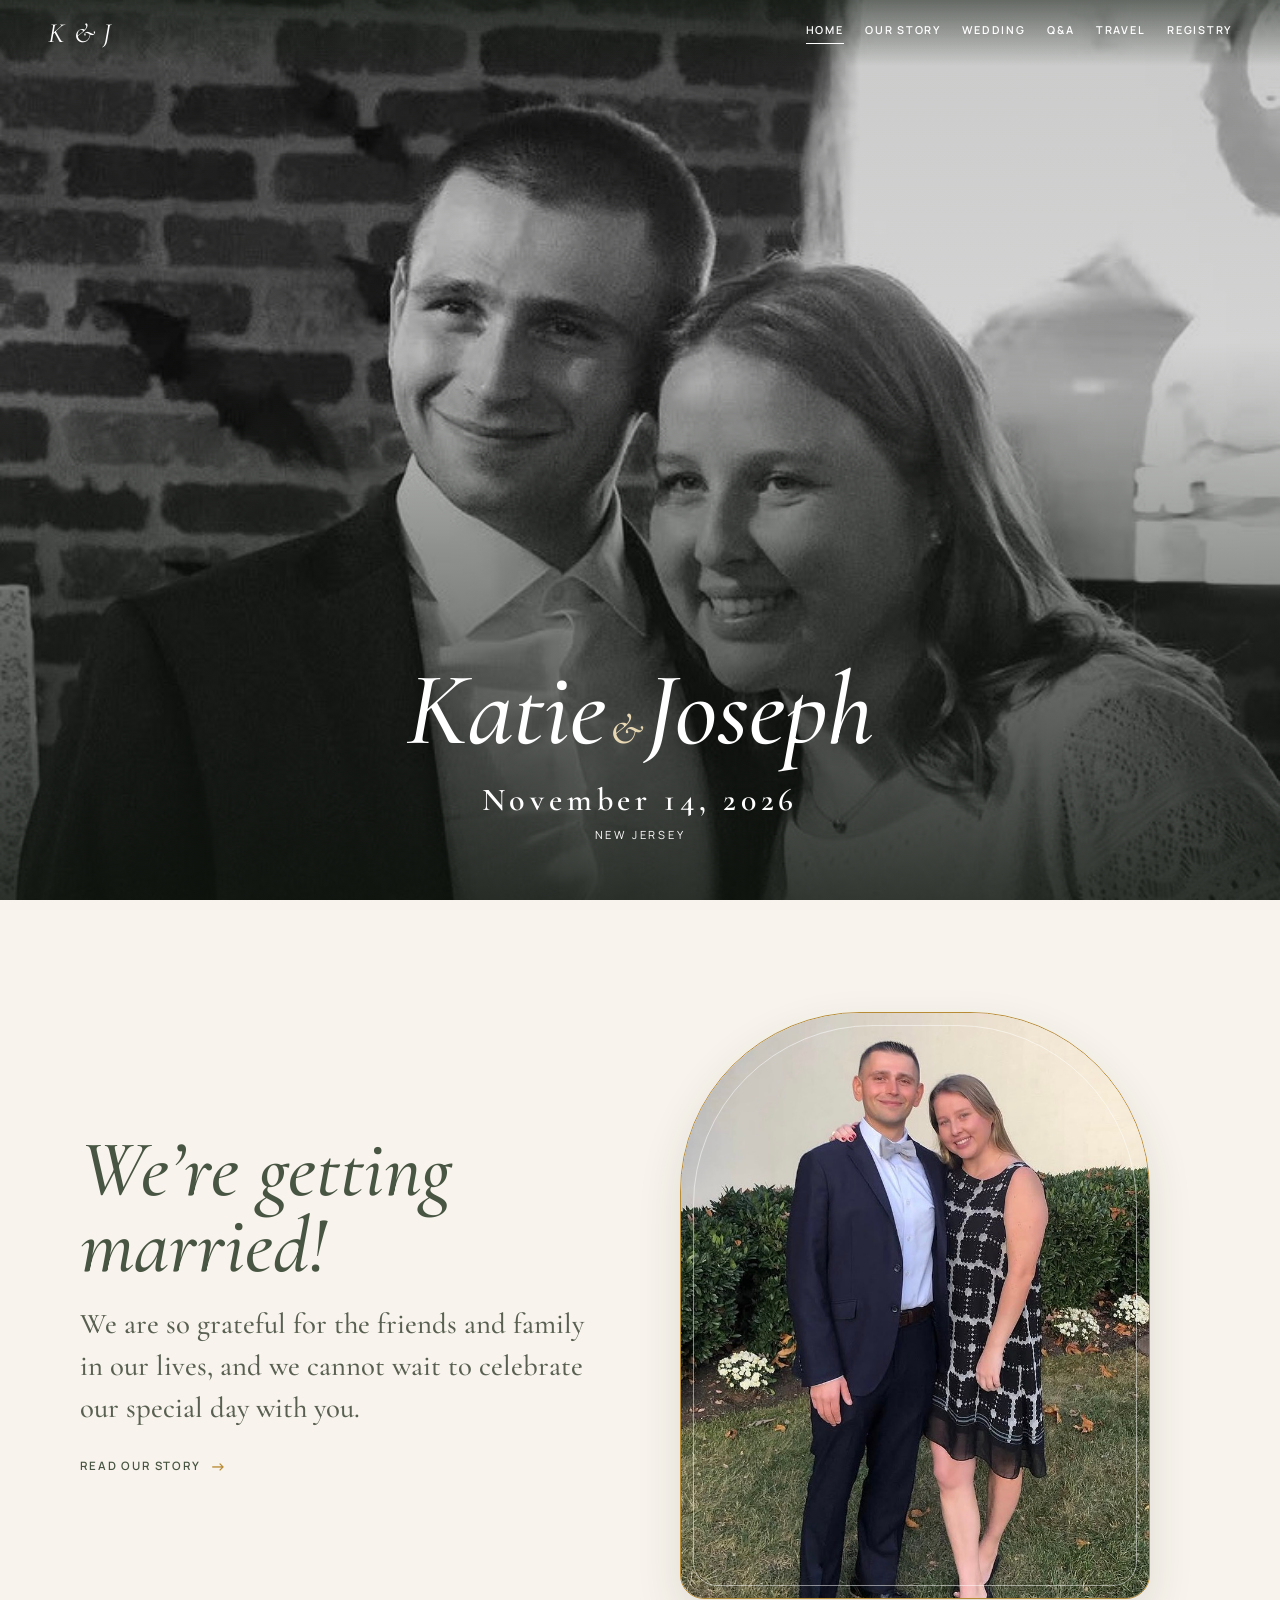
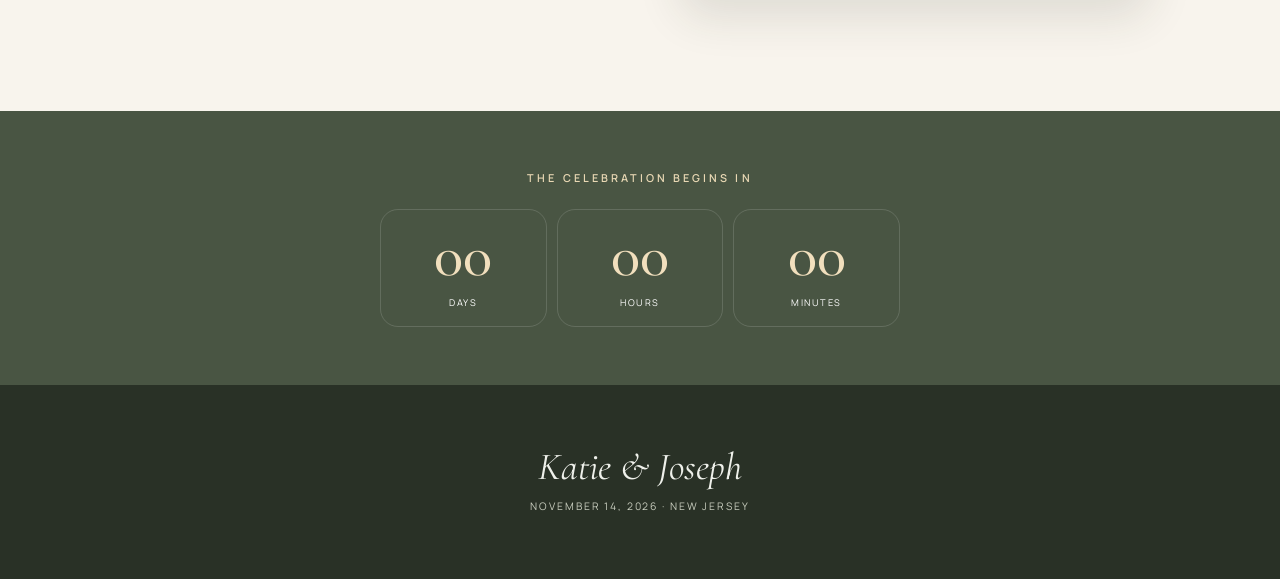
<file: index.html>
<!doctype html><html lang="en"><head><meta charset="utf-8"><meta name="viewport" content="width=device-width,initial-scale=1,viewport-fit=cover"><meta name="theme-color" content="#293126"><meta name="description" content="Celebrate the wedding of Katie and Joseph on November 14, 2026 in New Jersey."><title>Katie & Joseph — November 14, 2026</title><link rel="stylesheet" href="styles.css"></head><body>
<a class="skip-link" href="#main">Skip to content</a>
<nav class="site-nav" aria-label="Main navigation"><a class="brand" href="index.html" aria-label="Katie and Joseph home">K & J</a><div class="nav-links"><a class="active" href="index.html">Home</a><a href="our-story.html">Our Story</a><a href="details.html">Wedding</a><a href="q-and-a.html">Q&A</a><a href="travel.html">Travel</a><a href="registry.html">Registry</a></div></nav>
<header class="hero"><div class="hero-media"><img src="IMG_6204.jpg" alt="Katie and Joseph smiling together at their engagement celebration"></div><div class="hero-content"><h1>Katie<span>&</span>Joseph</h1><p class="hero-date">November 14, 2026</p><p class="hero-place">New Jersey</p></div></header>
<main id="main"><section class="section"><div class="container intro reveal"><div class="intro-copy"><h2 class="display">We’re getting married!</h2><p class="lede">We are so grateful for the friends and family in our lives, and we cannot wait to celebrate our special day with you.</p><a class="text-link" href="our-story.html">Read our story</a></div><div class="intro-photo"><img src="IMG_6205.jpg" alt="Katie and Joseph dressed for a celebration"></div></div></section>
<section class="countdown-section"><p class="eyebrow">The celebration begins in</p><div class="countdown" aria-label="Countdown to the wedding"><div><div class="num" data-count="days">00</div><div class="lbl">Days</div></div><div><div class="num" data-count="hours">00</div><div class="lbl">Hours</div></div><div><div class="num" data-count="minutes">00</div><div class="lbl">Minutes</div></div></div></section></main>
<footer><div class="footer-mark">Katie & Joseph</div><p class="footer-copy">November 14, 2026 · New Jersey</p></footer>
<nav class="mobile-dock" aria-label="Quick navigation"><a class="active" href="index.html">Home</a><a href="details.html">Wedding</a><a href="q-and-a.html">Q&A</a><a href="travel.html">Travel</a><a href="registry.html">Registry</a></nav><script src="main.js"></script></body></html>
</file>
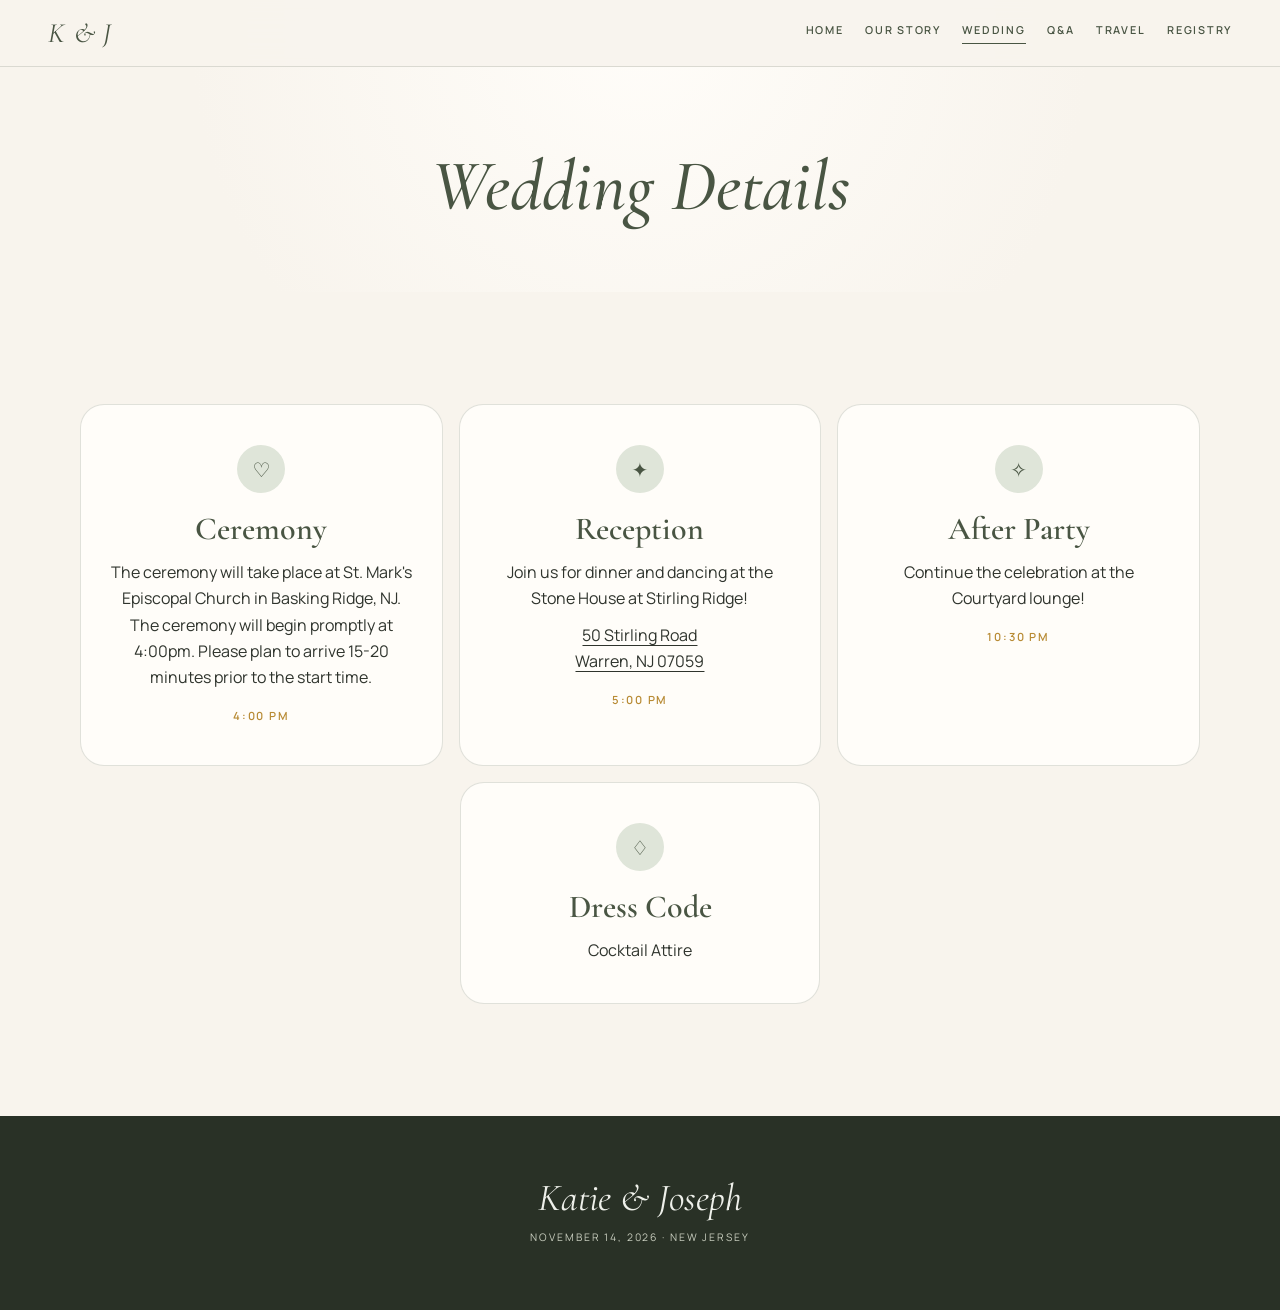
<file: details.html>
<!doctype html><html lang="en" class="interior"><head><meta charset="utf-8"><meta name="viewport" content="width=device-width,initial-scale=1,viewport-fit=cover"><meta name="theme-color" content="#f8f4ed"><title>Wedding Details — Katie & Joseph</title><link rel="stylesheet" href="styles.css"></head><body>
<a class="skip-link" href="#main">Skip to content</a><nav class="site-nav" aria-label="Main navigation"><a class="brand" href="index.html">K & J</a><div class="nav-links"><a href="index.html">Home</a><a href="our-story.html">Our Story</a><a class="active" href="details.html">Wedding</a><a href="q-and-a.html">Q&A</a><a href="travel.html">Travel</a><a href="registry.html">Registry</a></div></nav>
<header class="page-hero"><h1 class="display">Wedding Details</h1></header>
<main id="main"><section class="section"><div class="container details-grid reveal"><article class="detail"><div class="detail-icon" aria-hidden="true">♡</div><h3>Ceremony</h3><p>The ceremony will take place at St. Mark's Episcopal Church in Basking Ridge, NJ. The ceremony will begin promptly at 4:00pm. Please plan to arrive 15-20 minutes prior to the start time.</p><span class="time">4:00 PM</span></article><article class="detail"><div class="detail-icon" aria-hidden="true">✦</div><h3>Reception</h3><p>Join us for dinner and dancing at the Stone House at Stirling Ridge!</p><p><a href="https://www.google.com/maps/search/?api=1&amp;query=40.64348480,-74.47051390&amp;query_place_id=ChIJ1TE_xcC7w4kRftOSk5ITYf4" target="_blank" rel="noopener">50 Stirling Road<br>Warren, NJ 07059</a></p><span class="time">5:00 PM</span></article><article class="detail"><div class="detail-icon" aria-hidden="true">✧</div><h3>After Party</h3><p>Continue the celebration at the Courtyard lounge!</p><span class="time">10:30 PM</span></article></div><div class="container reveal"><article class="detail detail-single"><div class="detail-icon" aria-hidden="true">♢</div><h3>Dress Code</h3><p>Cocktail Attire</p></article></div></section></main>
<footer><div class="footer-mark">Katie & Joseph</div><p class="footer-copy">November 14, 2026 · New Jersey</p></footer><nav class="mobile-dock" aria-label="Quick navigation"><a href="index.html">Home</a><a class="active" href="details.html">Wedding</a><a href="q-and-a.html">Q&A</a><a href="travel.html">Travel</a><a href="registry.html">Registry</a></nav><script src="main.js"></script></body></html>
</file>
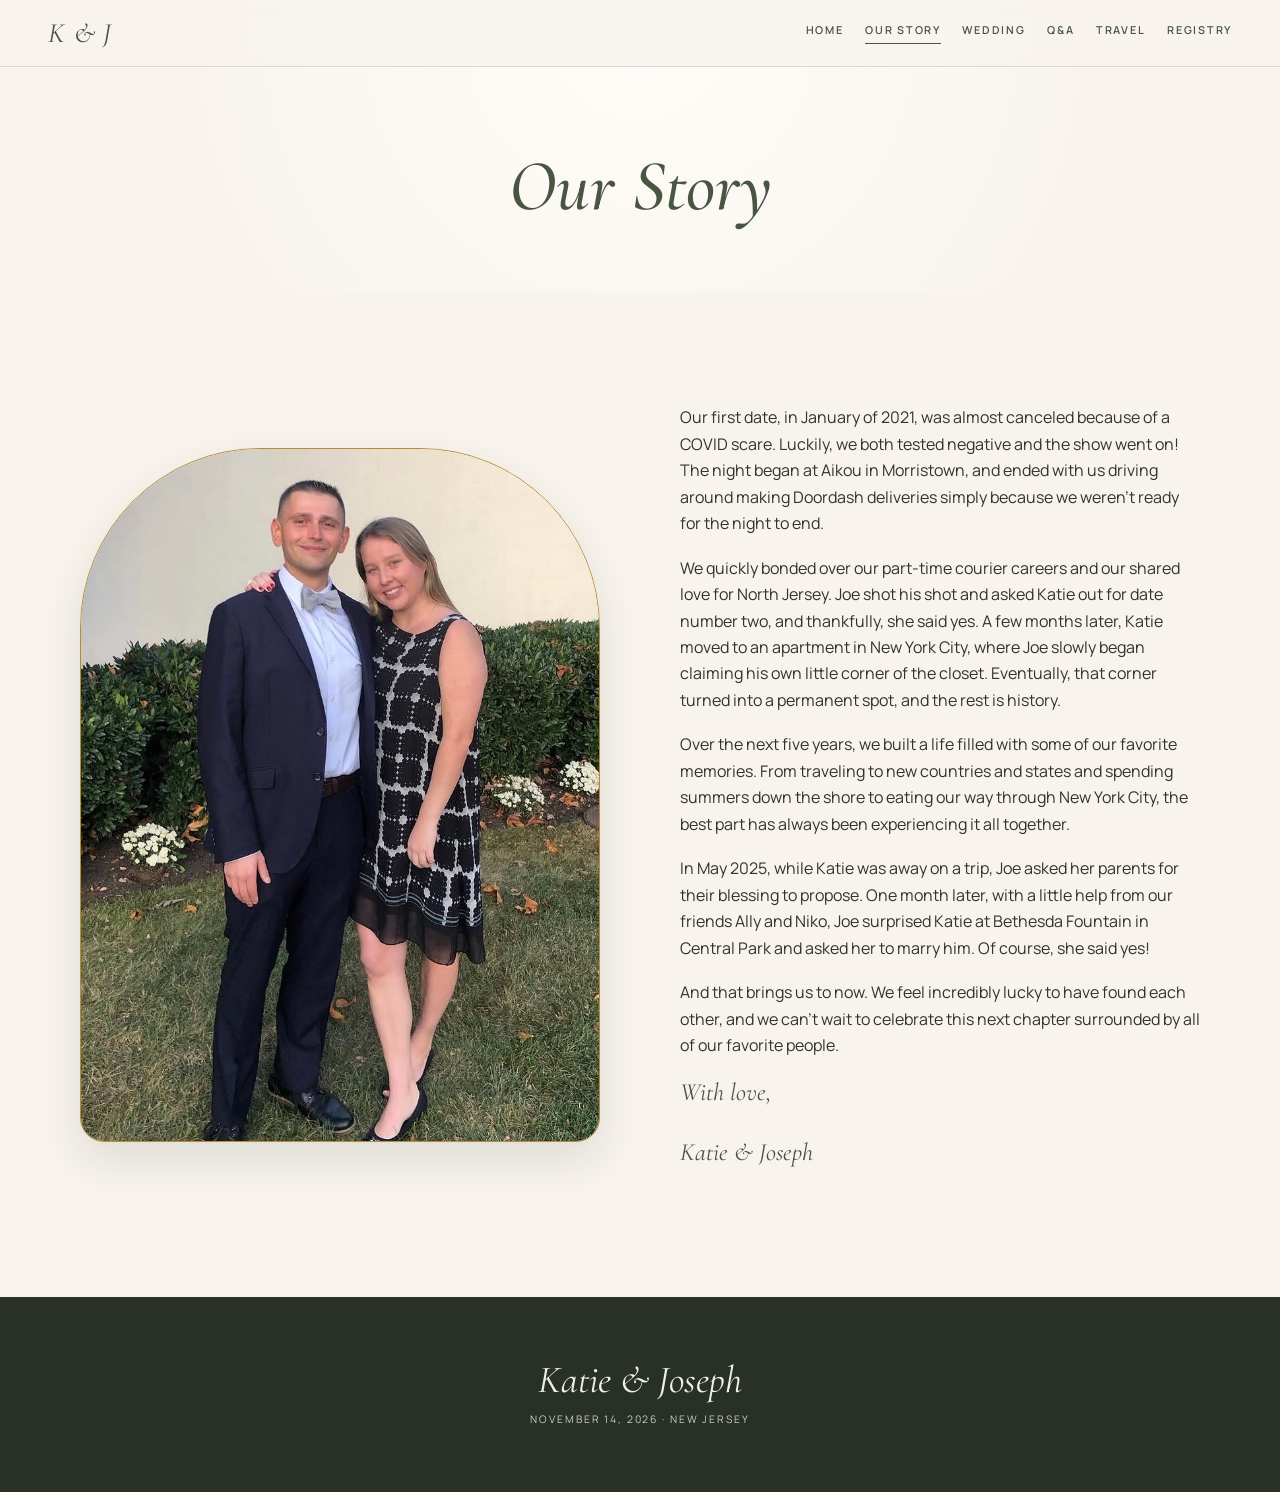
<file: our-story.html>
<!doctype html><html lang="en" class="interior"><head><meta charset="utf-8"><meta name="viewport" content="width=device-width,initial-scale=1,viewport-fit=cover"><meta name="theme-color" content="#f8f4ed"><title>Our Story — Katie & Joseph</title><link rel="stylesheet" href="styles.css"></head><body>
<a class="skip-link" href="#main">Skip to content</a><nav class="site-nav" aria-label="Main navigation"><a class="brand" href="index.html">K & J</a><div class="nav-links"><a href="index.html">Home</a><a class="active" href="our-story.html">Our Story</a><a href="details.html">Wedding</a><a href="q-and-a.html">Q&A</a><a href="travel.html">Travel</a><a href="registry.html">Registry</a></div></nav>
<header class="page-hero"><h1 class="display">Our Story</h1></header>
<main id="main"><section class="section"><div class="container story-layout reveal"><img src="IMG_6205.jpg" alt="Katie and Joseph together"><div class="story-copy"><p>Our first date, in January of 2021, was almost canceled because of a COVID scare. Luckily, we both tested negative and the show went on! The night began at Aikou in Morristown, and ended with us driving around making Doordash deliveries simply because we weren't ready for the night to end.</p><p>We quickly bonded over our part-time courier careers and our shared love for North Jersey. Joe shot his shot and asked Katie out for date number two, and thankfully, she said yes. A few months later, Katie moved to an apartment in New York City, where Joe slowly began claiming his own little corner of the closet. Eventually, that corner turned into a permanent spot, and the rest is history.</p><p>Over the next five years, we built a life filled with some of our favorite memories. From traveling to new countries and states and spending summers down the shore to eating our way through New York City, the best part has always been experiencing it all together.</p><p>In May 2025, while Katie was away on a trip, Joe asked her parents for their blessing to propose. One month later, with a little help from our friends Ally and Niko, Joe surprised Katie at Bethesda Fountain in Central Park and asked her to marry him. Of course, she said yes!</p><p>And that brings us to now. We feel incredibly lucky to have found each other, and we can't wait to celebrate this next chapter surrounded by all of our favorite people.</p><p class="signature">With love,<br><br>Katie & Joseph</p></div></div></section></main>
<footer><div class="footer-mark">Katie & Joseph</div><p class="footer-copy">November 14, 2026 · New Jersey</p></footer><nav class="mobile-dock" aria-label="Quick navigation"><a href="index.html">Home</a><a href="details.html">Wedding</a><a href="q-and-a.html">Q&A</a><a href="travel.html">Travel</a><a href="registry.html">Registry</a></nav><script src="main.js"></script></body></html>
</file>
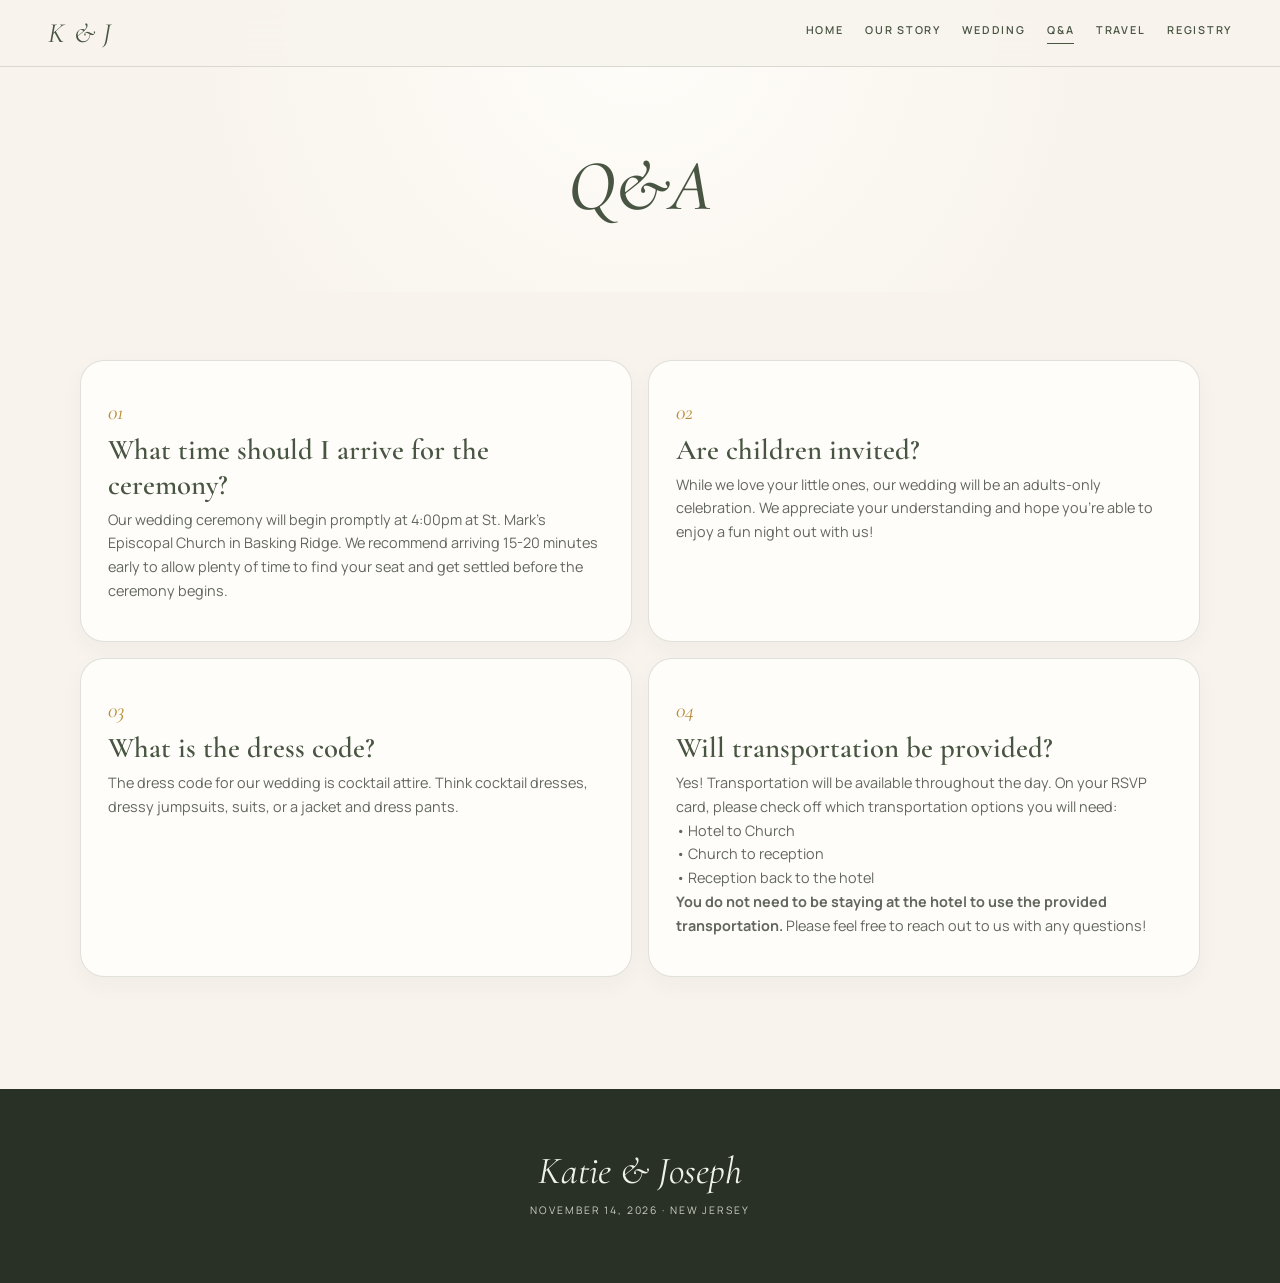
<file: q-and-a.html>
<!doctype html><html lang="en" class="interior"><head><meta charset="utf-8"><meta name="viewport" content="width=device-width,initial-scale=1,viewport-fit=cover"><meta name="theme-color" content="#f8f4ed"><title>Q&A — Katie & Joseph</title><link rel="stylesheet" href="styles.css"></head><body>
<a class="skip-link" href="#main">Skip to content</a><nav class="site-nav" aria-label="Main navigation"><a class="brand" href="index.html">K & J</a><div class="nav-links"><a href="index.html">Home</a><a href="our-story.html">Our Story</a><a href="details.html">Wedding</a><a class="active" href="q-and-a.html">Q&A</a><a href="travel.html">Travel</a><a href="registry.html">Registry</a></div></nav>
<header class="page-hero"><h1 class="display">Q&amp;A</h1></header>
<main id="main"><section class="section qna-section"><div class="container reveal"><div class="cards qna-grid"><article class="card"><span class="number">01</span><h3>What time should I arrive for the ceremony?</h3><p>Our wedding ceremony will begin promptly at 4:00pm at St. Mark's Episcopal Church in Basking Ridge. We recommend arriving 15-20 minutes early to allow plenty of time to find your seat and get settled before the ceremony begins.</p></article><article class="card"><span class="number">02</span><h3>Are children invited?</h3><p>While we love your little ones, our wedding will be an adults-only celebration. We appreciate your understanding and hope you're able to enjoy a fun night out with us!</p></article><article class="card"><span class="number">03</span><h3>What is the dress code?</h3><p>The dress code for our wedding is cocktail attire. Think cocktail dresses, dressy jumpsuits, suits, or a jacket and dress pants.</p></article><article class="card"><span class="number">04</span><h3>Will transportation be provided?</h3><p>Yes! Transportation will be available throughout the day. On your RSVP card, please check off which transportation options you will need:</p><p>• Hotel to Church<br>• Church to reception<br>• Reception back to the hotel</p><p><strong>You do not need to be staying at the hotel to use the provided transportation.</strong> Please feel free to reach out to us with any questions!</p></article></div></div></section></main>
<footer><div class="footer-mark">Katie & Joseph</div><p class="footer-copy">November 14, 2026 · New Jersey</p></footer><nav class="mobile-dock" aria-label="Quick navigation"><a href="index.html">Home</a><a href="details.html">Wedding</a><a class="active" href="q-and-a.html">Q&A</a><a href="travel.html">Travel</a><a href="registry.html">Registry</a></nav><script src="main.js"></script></body></html>
</file>
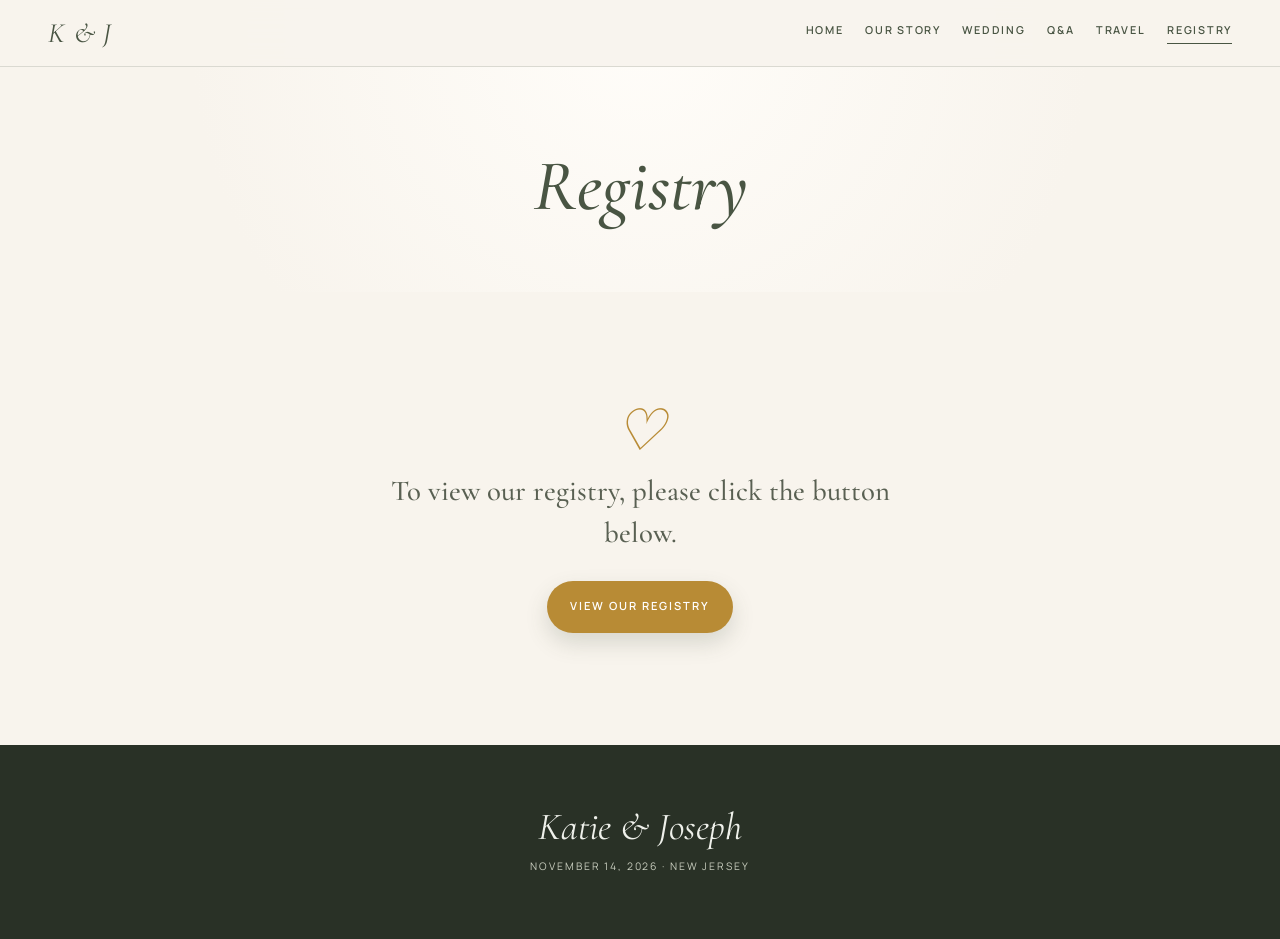
<file: registry.html>
<!doctype html><html lang="en" class="interior"><head><meta charset="utf-8"><meta name="viewport" content="width=device-width,initial-scale=1,viewport-fit=cover"><meta name="theme-color" content="#f8f4ed"><title>Registry — Katie & Joseph</title><link rel="stylesheet" href="styles.css"></head><body>
<a class="skip-link" href="#main">Skip to content</a><nav class="site-nav" aria-label="Main navigation"><a class="brand" href="index.html">K & J</a><div class="nav-links"><a href="index.html">Home</a><a href="our-story.html">Our Story</a><a href="details.html">Wedding</a><a href="q-and-a.html">Q&A</a><a href="travel.html">Travel</a><a class="active" href="registry.html">Registry</a></div></nav>
<header class="page-hero"><h1 class="display">Registry</h1></header>
<main id="main" class="registry-main"><section class="section center"><div class="narrow reveal registry-note"><div class="registry-heart" aria-hidden="true">♡</div><p class="lede">To view our registry, please click the button below.</p><a class="button gold" href="https://www.amazon.com/wedding/guest-view/2B5LDRP317CS5" target="_blank" rel="noopener">View our registry</a></div></section></main>
<footer><div class="footer-mark">Katie & Joseph</div><p class="footer-copy">November 14, 2026 · New Jersey</p></footer><nav class="mobile-dock" aria-label="Quick navigation"><a href="index.html">Home</a><a href="details.html">Wedding</a><a href="q-and-a.html">Q&A</a><a href="travel.html">Travel</a><a class="active" href="registry.html">Registry</a></nav><script src="main.js"></script></body></html>
</file>
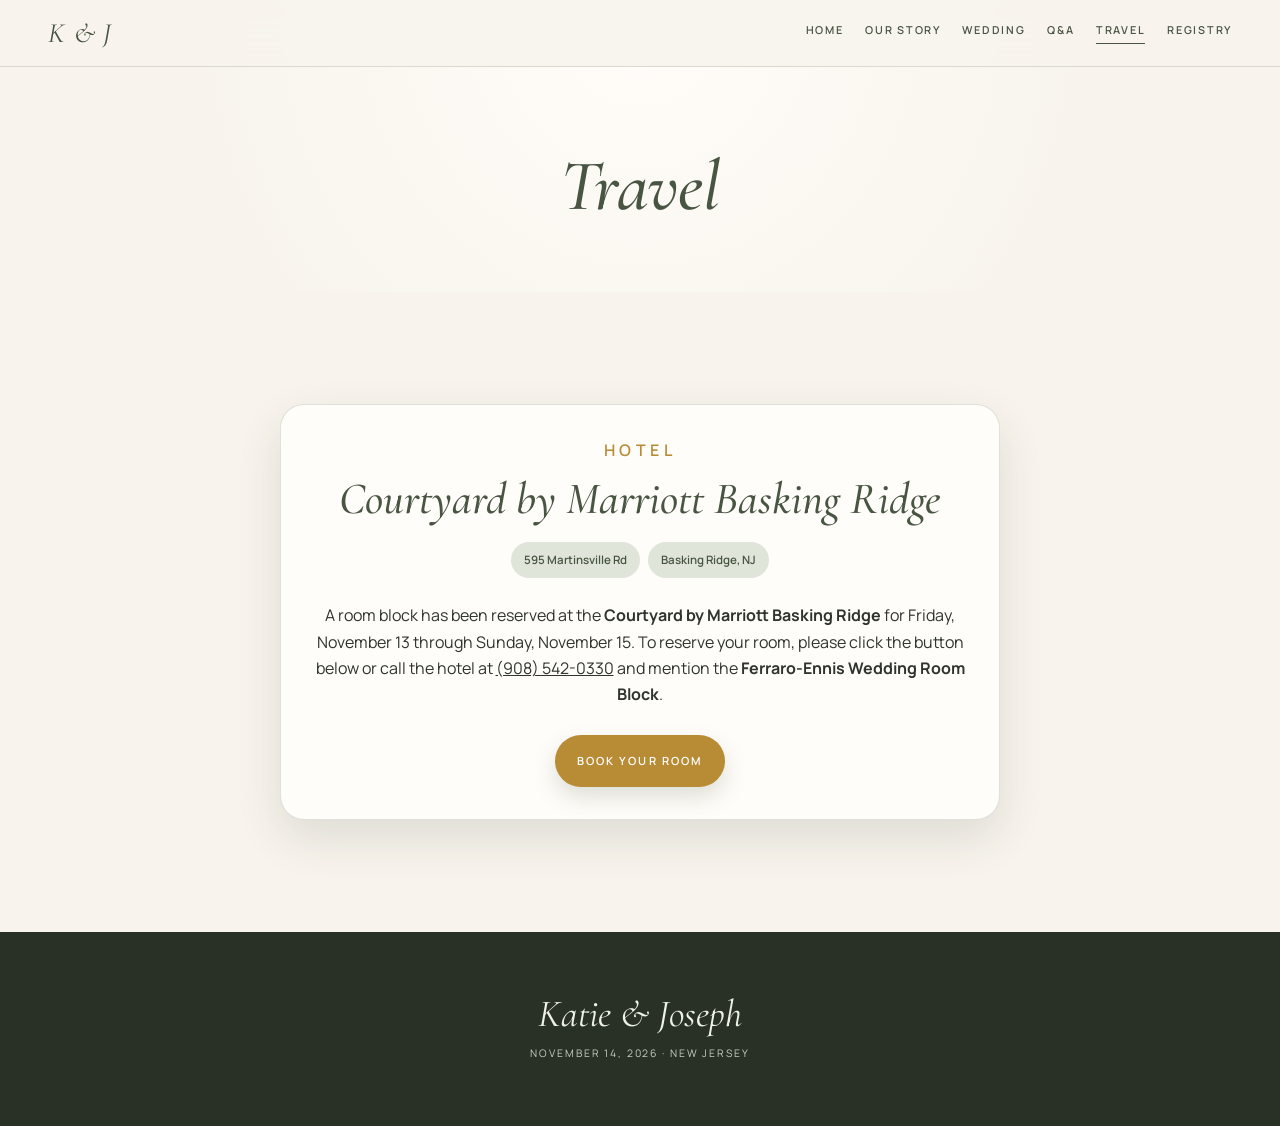
<file: travel.html>
<!doctype html><html lang="en" class="interior"><head><meta charset="utf-8"><meta name="viewport" content="width=device-width,initial-scale=1,viewport-fit=cover"><meta name="theme-color" content="#f8f4ed"><title>Travel — Katie & Joseph</title><link rel="stylesheet" href="styles.css"></head><body>
<a class="skip-link" href="#main">Skip to content</a><nav class="site-nav" aria-label="Main navigation"><a class="brand" href="index.html">K & J</a><div class="nav-links"><a href="index.html">Home</a><a href="our-story.html">Our Story</a><a href="details.html">Wedding</a><a href="q-and-a.html">Q&A</a><a class="active" href="travel.html">Travel</a><a href="registry.html">Registry</a></div></nav>
<header class="page-hero"><h1 class="display">Travel</h1></header>
<main id="main"><section class="section center"><div class="narrow reveal"><div class="info-card"><p class="eyebrow hotel-label">Hotel</p><h2 class="display hotel-name">Courtyard by Marriott Basking Ridge</h2><div class="hotel-meta"><span class="pill">595 Martinsville Rd</span><span class="pill">Basking Ridge, NJ</span></div><p style="margin-top:1.5rem">A room block has been reserved at the <strong>Courtyard by Marriott Basking Ridge</strong> for Friday, November 13 through Sunday, November 15. To reserve your room, please click the button below or call the hotel at <a href="tel:+19085420330">(908) 542-0330</a> and mention the <strong>Ferraro-Ennis Wedding Room Block</strong>.</p><a class="button gold" href="https://www.marriott.com/event-reservations/reservation-link.mi?id=1765578005824&amp;key=GRP&amp;app=resvlink&amp;_p=c11335dc9d0b7af2e21490f9e0" target="_blank" rel="noopener">Book your room</a></div></div></section></main>
<footer><div class="footer-mark">Katie & Joseph</div><p class="footer-copy">November 14, 2026 · New Jersey</p></footer><nav class="mobile-dock" aria-label="Quick navigation"><a href="index.html">Home</a><a href="details.html">Wedding</a><a href="q-and-a.html">Q&A</a><a class="active" href="travel.html">Travel</a><a href="registry.html">Registry</a></nav><script src="main.js"></script></body></html>
</file>
<file: styles.css>
@import url('https://fonts.googleapis.com/css2?family=Cormorant+Garamond:ital,wght@0,500;0,600;1,500;1,600&family=Manrope:wght@400;500;600&display=swap');

:root{
  --cream:#f8f4ed;--paper:#fffdf9;--ink:#2f342d;--olive:#495543;--sage:#dfe5d9;
  --gold:#b88b35;--gold-soft:#e9d8b4;--line:rgba(73,85,67,.17);
  --shadow:0 18px 45px rgba(39,48,36,.12);--radius:24px;
}
*{box-sizing:border-box;margin:0;padding:0}
html{scroll-behavior:smooth;background:var(--cream)}
body{font-family:Manrope,system-ui,sans-serif;color:var(--ink);background:var(--cream);line-height:1.65;overflow-x:hidden;-webkit-font-smoothing:antialiased}
img{display:block;width:100%;height:auto}a{color:inherit}button{font:inherit}.skip-link{position:fixed;left:1rem;top:-5rem;z-index:999;background:var(--ink);color:#fff;padding:.8rem 1rem;border-radius:999px}.skip-link:focus{top:1rem}
:focus-visible{outline:3px solid var(--gold);outline-offset:4px}

.site-nav{position:fixed;inset:0 0 auto;z-index:100;display:flex;align-items:center;justify-content:space-between;padding:.85rem 1rem;color:#fff;transition:.3s;background:linear-gradient(180deg,rgba(19,26,18,.55),transparent)}
.site-nav.scrolled,.interior .site-nav{background:rgba(248,244,237,.94);color:var(--olive);border-bottom:1px solid var(--line);backdrop-filter:blur(18px);-webkit-backdrop-filter:blur(18px)}
.brand{font:italic 1.75rem 'Cormorant Garamond',serif;text-decoration:none;letter-spacing:.03em;z-index:102}
.menu-btn{display:grid;place-items:center;width:46px;height:46px;border:1px solid currentColor;border-radius:50%;background:transparent;color:inherit;cursor:pointer;z-index:102}
.menu-icon,.menu-icon:before,.menu-icon:after{display:block;width:19px;height:1.5px;background:currentColor;transition:.25s;content:''}.menu-icon:before{transform:translateY(-6px)}.menu-icon:after{transform:translateY(4.5px)}
.menu-btn[aria-expanded="true"] .menu-icon{background:transparent}.menu-btn[aria-expanded="true"] .menu-icon:before{transform:translateY(0) rotate(45deg)}.menu-btn[aria-expanded="true"] .menu-icon:after{transform:translateY(-1.5px) rotate(-45deg)}
.nav-links{position:fixed;inset:0;display:flex;flex-direction:column;justify-content:center;align-items:center;gap:1.15rem;background:rgba(248,244,237,.98);color:var(--olive);opacity:0;visibility:hidden;transform:translateY(-12px);transition:.28s;z-index:101}
.nav-links.open{opacity:1;visibility:visible;transform:none}.nav-links a{font:500 clamp(1.7rem,8vw,2.5rem) 'Cormorant Garamond',serif;text-decoration:none}.nav-links a.active{color:var(--gold)}

.hero{min-height:100svh;position:relative;display:grid;place-items:end center;text-align:center;color:#fff;background:#293126;overflow:hidden}
.hero-media,.hero-media:after{position:absolute;inset:0}.hero-media img{height:100%;object-fit:cover;object-position:58% 8%;filter:grayscale(1) contrast(.95)}.hero-media:after{content:'';background:linear-gradient(180deg,rgba(15,20,14,.2),rgba(15,20,14,.16) 38%,rgba(15,20,14,.82))}
.hero-content{position:relative;z-index:2;width:100%;padding:.5rem 1.25rem 5rem;animation:rise .9s both}.kicker,.eyebrow{font-size:.68rem;font-weight:600;letter-spacing:.28em;text-transform:uppercase}.kicker{margin-bottom:1.2rem;color:#f5e9d0;position:relative;top:12px}.hero h1{font:italic 500 clamp(4.3rem,21vw,8rem)/.72 'Cormorant Garamond',serif;text-shadow:0 3px 28px rgba(0,0,0,.2)}.hero h1 span{display:block;font-size:.42em;color:var(--gold-soft);line-height:.8;margin:.22em 0}.hero-date{margin-top:2rem;font:600 1.3rem 'Cormorant Garamond',serif;letter-spacing:.15em}.hero-place{font-size:.7rem;letter-spacing:.25em;text-transform:uppercase;margin-top:.4rem}.scroll-cue{position:absolute;bottom:1.4rem;z-index:2;font-size:.62rem;letter-spacing:.22em;text-transform:uppercase}.scroll-cue:after{content:'';display:block;width:1px;height:34px;background:rgba(255,255,255,.7);margin:.7rem auto 0}

.section{padding:5.5rem 1rem}.container{width:min(1120px,100%);margin:auto}.narrow{width:min(720px,100%);margin:auto}.center{text-align:center}.eyebrow{color:var(--gold);margin-bottom:.9rem}.display{font:italic 500 clamp(2.8rem,12vw,5rem)/.95 'Cormorant Garamond',serif;color:var(--olive)}.lede{font:500 clamp(1.3rem,5.5vw,1.8rem)/1.45 'Cormorant Garamond',serif;color:#596052}.button{display:inline-flex;align-items:center;justify-content:center;min-height:52px;margin-top:1.7rem;padding:.9rem 1.4rem;border:0;border-radius:999px;background:var(--olive);color:#fff;text-decoration:none;font-size:.7rem;font-weight:600;letter-spacing:.18em;text-transform:uppercase;box-shadow:0 10px 22px rgba(73,85,67,.18);transition:.2s}.button:active{transform:scale(.98)}.button.gold{background:var(--gold)}

.intro{display:grid;gap:2.4rem}.intro-photo{position:relative;border-radius:180px 180px var(--radius) var(--radius);overflow:hidden;box-shadow:var(--shadow);border:1px solid var(--gold)}.intro-photo:after{content:'';position:absolute;inset:12px;border:1px solid rgba(255,255,255,.5);border-radius:inherit;pointer-events:none}.intro-photo img{aspect-ratio:4/5;object-fit:cover;object-position:center top}.intro-copy p{margin-top:1.2rem}.text-link{display:inline-flex;align-items:center;gap:.55rem;margin-top:1.5rem;color:var(--olive);font-size:.72rem;font-weight:600;letter-spacing:.16em;text-transform:uppercase;text-decoration:none}.text-link:after{content:'→';font-size:1rem;color:var(--gold)}

.countdown-section{background:var(--olive);color:#fff;padding:3.6rem 1rem;text-align:center}.countdown-section .eyebrow{color:var(--gold-soft)}.countdown{display:grid;grid-template-columns:repeat(3,1fr);gap:.6rem;max-width:520px;margin:1.4rem auto 0}.countdown>div{padding:1rem .25rem;border:1px solid rgba(255,255,255,.14);border-radius:18px}.countdown .num{font:500 clamp(2.1rem,10vw,3.8rem)/1 'Cormorant Garamond',serif;color:#f1dfbd}.countdown .lbl{font-size:.58rem;letter-spacing:.16em;text-transform:uppercase;margin-top:.5rem}
.cards{display:grid;gap:1rem;margin-top:2.2rem}.card{padding:2rem 1.35rem;background:var(--paper);border:1px solid var(--line);border-radius:var(--radius);box-shadow:0 8px 22px rgba(47,52,45,.04)}.card .number{font:italic 1.35rem 'Cormorant Garamond',serif;color:var(--gold)}.card h3{font:600 1.8rem 'Cormorant Garamond',serif;color:var(--olive);margin:.35rem 0}.card p{font-size:.9rem;color:#62675e}

.page-hero{padding:9.5rem 1rem 4.5rem;text-align:center;background:radial-gradient(circle at 50% 10%,#fffdf9,var(--cream) 65%)}.page-hero .display{font-size:clamp(3.5rem,17vw,6.5rem)}
.story-layout{display:grid;gap:2.5rem}.story-layout>img{aspect-ratio:3/4;object-fit:cover;object-position:center top;border-radius:180px 180px var(--radius) var(--radius);box-shadow:var(--shadow);border:1px solid var(--gold)}.story-copy .display{margin-bottom:1.6rem}.story-copy p{margin-bottom:1.15rem}.signature{font:italic 1.55rem 'Cormorant Garamond',serif;color:var(--olive)}.timeline-graphic{margin:3rem auto 0;border:1px solid var(--gold-soft);border-radius:20px;box-shadow:var(--shadow)}
.details-grid{display:grid;gap:1rem}.detail{padding:2rem 1.25rem;text-align:center;background:var(--paper);border:1px solid var(--line);border-radius:var(--radius)}.detail-icon{display:grid;place-items:center;width:48px;height:48px;margin:0 auto 1rem;border-radius:50%;background:var(--sage);color:var(--olive);font-size:1.25rem}.detail h3{font:600 2rem 'Cormorant Garamond',serif;color:var(--olive)}.detail p{margin-top:.65rem}.detail a{text-underline-offset:4px}.detail .time{display:block;margin-top:1rem;color:var(--gold);font-size:.7rem;font-weight:600;letter-spacing:.16em;text-transform:uppercase}
.info-card{padding:2rem 1.25rem;border-radius:var(--radius);background:var(--paper);border:1px solid var(--line);box-shadow:var(--shadow)}.info-card p+p{margin-top:1rem}.hotel-meta{display:flex;flex-wrap:wrap;justify-content:center;gap:.55rem;margin-top:1.3rem}.pill{padding:.55rem .8rem;border-radius:999px;background:var(--sage);color:var(--olive);font-size:.72rem;font-weight:600}
.registry-note{max-width:560px;margin:0 auto}.registry-heart{font:italic 3.6rem 'Cormorant Garamond',serif;color:var(--gold);line-height:1;margin-bottom:.5rem}

footer{padding:3.7rem 1rem 6.5rem;background:#293126;color:#eef0ea;text-align:center}.footer-mark{font:italic 2.4rem 'Cormorant Garamond',serif}.footer-copy{margin-top:.5rem;color:#c9cebf;font-size:.65rem;letter-spacing:.18em;text-transform:uppercase}
.mobile-dock{position:fixed;left:50%;bottom:max(.7rem,env(safe-area-inset-bottom));z-index:80;display:flex;gap:.25rem;width:calc(100% - 1.2rem);max-width:420px;padding:.4rem;transform:translateX(-50%);border:1px solid rgba(255,255,255,.55);border-radius:999px;background:rgba(255,253,249,.91);box-shadow:0 12px 40px rgba(35,42,32,.2);backdrop-filter:blur(16px);-webkit-backdrop-filter:blur(16px)}.mobile-dock a{flex:1;display:grid;place-items:center;min-height:44px;border-radius:999px;color:var(--olive);text-decoration:none;font-size:.61rem;font-weight:600;letter-spacing:.08em;text-transform:uppercase}.mobile-dock a.active{background:var(--olive);color:#fff}
.reveal{opacity:0;transform:translateY(18px);transition:.7s ease}.reveal.visible{opacity:1;transform:none}
@keyframes rise{from{opacity:0;transform:translateY(18px)}to{opacity:1;transform:none}}
@media (min-width:760px){.site-nav{padding:1rem 3rem}.menu-btn{display:none}.nav-links{position:static;display:flex;flex-direction:row;gap:2rem;background:none;color:inherit;opacity:1;visibility:visible;transform:none}.nav-links a{font:600 .68rem Manrope,sans-serif;letter-spacing:.16em;text-transform:uppercase}.nav-links a.active{color:inherit}.nav-links a:after{content:'';display:block;width:0;height:1px;margin-top:.35rem;background:currentColor;transition:.2s}.nav-links a:hover:after,.nav-links a.active:after{width:100%}.hero-content{padding:0 1.25rem 6rem}.hero h1 span{display:inline-block;margin:0 .08em}.section{padding:7rem 2rem}.intro,.story-layout{grid-template-columns:1fr 1fr;gap:5rem;align-items:center}.cards,.details-grid{grid-template-columns:repeat(3,1fr)}.mobile-dock{display:none}footer{padding-bottom:4rem}.timeline-graphic{max-width:800px}}
@media (min-width:1000px){.hero-media img{object-position:50% 22%}.intro-photo{max-width:470px}.card{padding:2.4rem 1.7rem}.detail{padding:2.5rem 1.7rem}}
@media (prefers-reduced-motion:reduce){html{scroll-behavior:auto}.reveal,.hero-content{opacity:1;transform:none;transition:none;animation:none}}

/* Requested August 2026 updates */
.page-hero .display{font-size:clamp(2.8rem,8vw,4.5rem)}
.hero h1{font-size:clamp(3.8rem,16vw,6.5rem)}
.hero-date{font-size:clamp(1.55rem,3vw,2rem)}
.detail-single{max-width:360px;margin:1rem auto 0;text-align:center}
.qna-section{padding-top:2rem}
.qna-grid{grid-template-columns:1fr}
.hotel-label{font-size:1rem}
.hotel-name{font-size:clamp(1.9rem,6vw,2.8rem)}

@media (min-width:760px){
  .hero{min-height:100vh}
  .hero-media img{object-fit:cover;object-position:center center}
  .hero-content{padding:0 1.25rem 3.5rem}
  .nav-links{gap:1.35rem}
  .qna-grid{grid-template-columns:repeat(2,1fr)}
}

/* Keep the couple's faces clear of the home-page lettering on phones */
@media (max-width:759px){
  .hero-content{padding:.5rem 1rem 1.25rem}
  .hero h1{font-size:clamp(3.25rem,14vw,4.75rem)}
}
</file>
